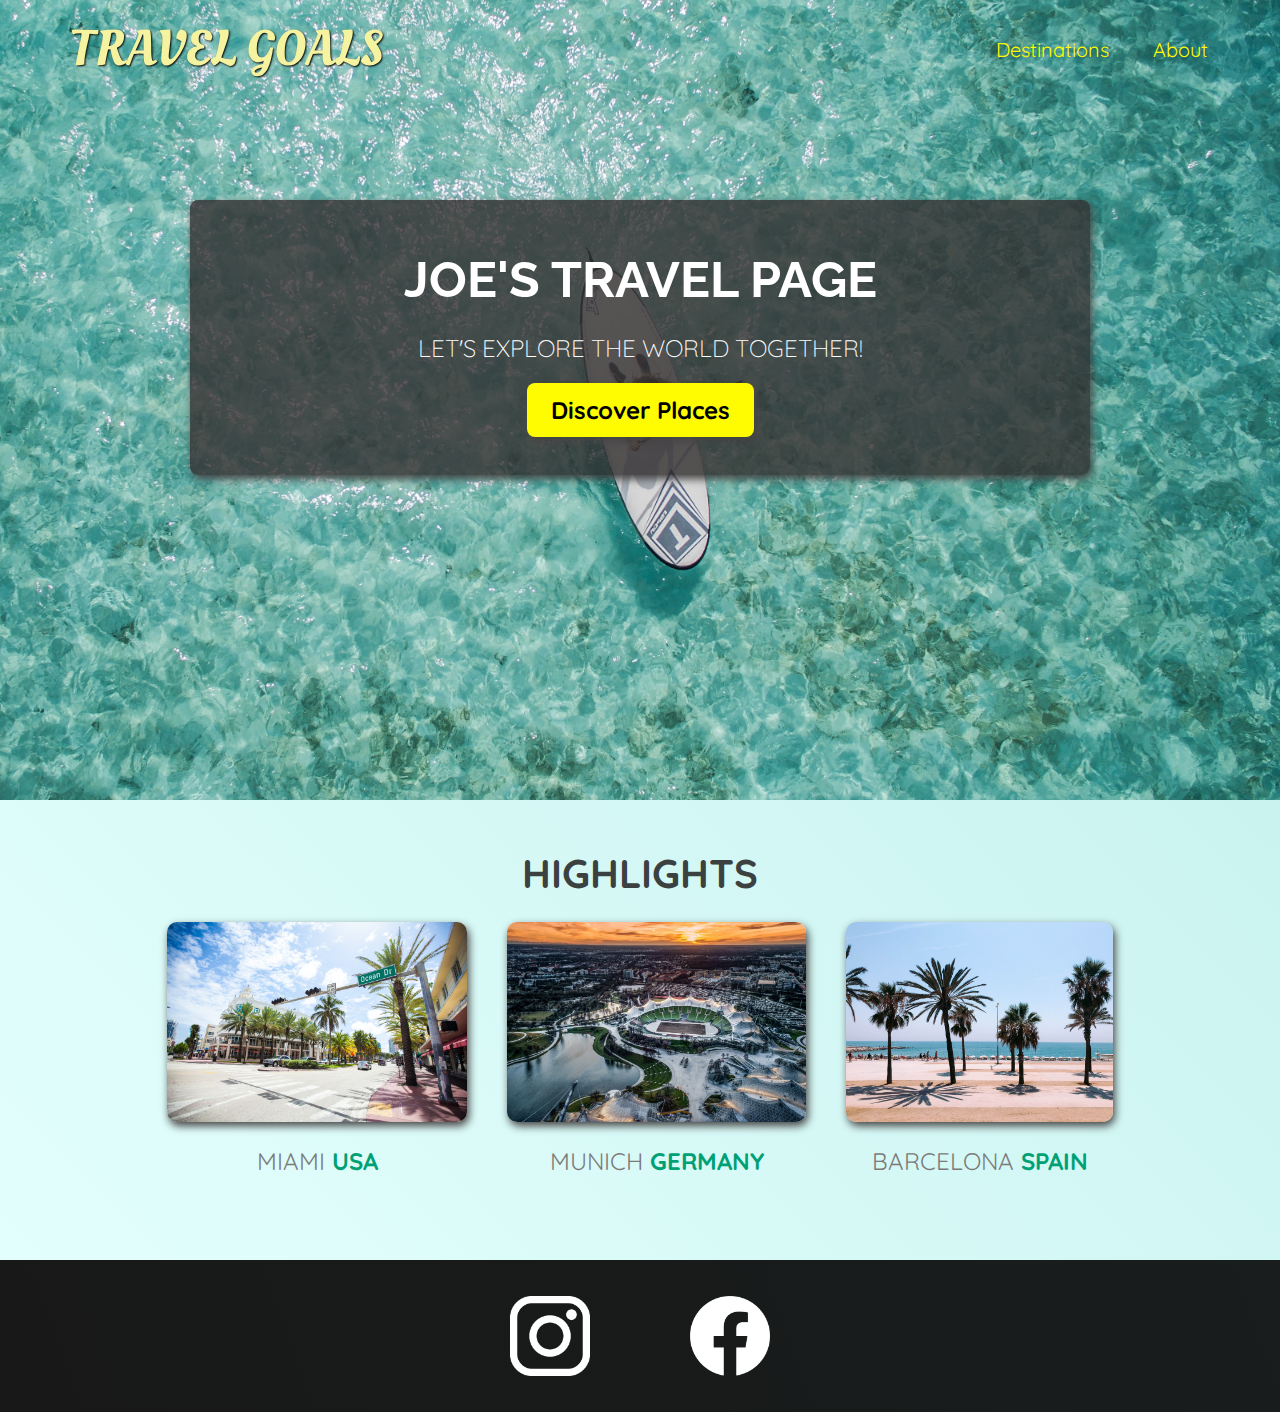
<file: index.html>
<!DOCTYPE html>
<html lang="en">
  <head>
    <meta charset="UTF-8" />
    <link rel="preconnect" href="https://fonts.googleapis.com" />
    <link rel="preconnect" href="https://fonts.gstatic.com" crossorigin />
    <link
      href="https://fonts.googleapis.com/css2?family=Raleway:wght@700&family=Oleo+Script:wght@700&family=Quicksand:wght@300;500&display=swap"
      rel="stylesheet"
    />
    <link rel="stylesheet" href="/css/shared.css" />
    <link rel="stylesheet" href="/css/styles.css" />
    <title>Travel Goals</title>
  </head>
  <body>
    <header>
      <div id="page-logo">
        <a href="/index.html">Travel Goals</a>
      </div>
      <nav>
        <ul>
          <li><a href="/places.html">Destinations</a></li>
          <li><a href="/about.html">About</a></li>
        </ul>
      </nav>
    </header>
    <main>
      <section id="hero">
        <div id="hero-content">
          <h1>Joe's Travel Page</h1>
          <p>Let's explore the world together!</p>
          <a href="/places.html">Discover Places</a>
        </div>
      </section>
      <section id="highlights">
        <h2>Highlights</h2>
        <ul id="destinations">
          <li class="destination">
            <img
              src="/images/places/miami.jpg"
              alt="Miami streets on sunny day"
            />
            <p>Miami <strong>USA</strong></p>
          </li>
          <li class="destination">
            <img
              src="/images/places/munich.jpg"
              alt="Munich football stadium in winter"
            />
            <p>Munich <strong>Germany</strong></p>
          </li>
          <li class="destination">
            <img
              src="/images/places/barcelona.jpg"
              alt="Palm beach in Barcelona"
            />
            <p>Barcelona <strong>Spain</strong></p>
          </li>
        </ul>
      </section>
    </main>
    <footer>
      <ul>
        <li>
          <a href="https://www.instagram.com" target="_blank"
            ><img src="/images/places/insta.png" alt="Instagram logo"
          /></a>
        </li>
        <li>
          <a href="https://www.facebook.com" target="_blank"
            ><img src="/images/places/facebook.png" alt="Facebook logo"
          /></a>
        </li>
      </ul>
    </footer>
  </body>
</html>
</file>
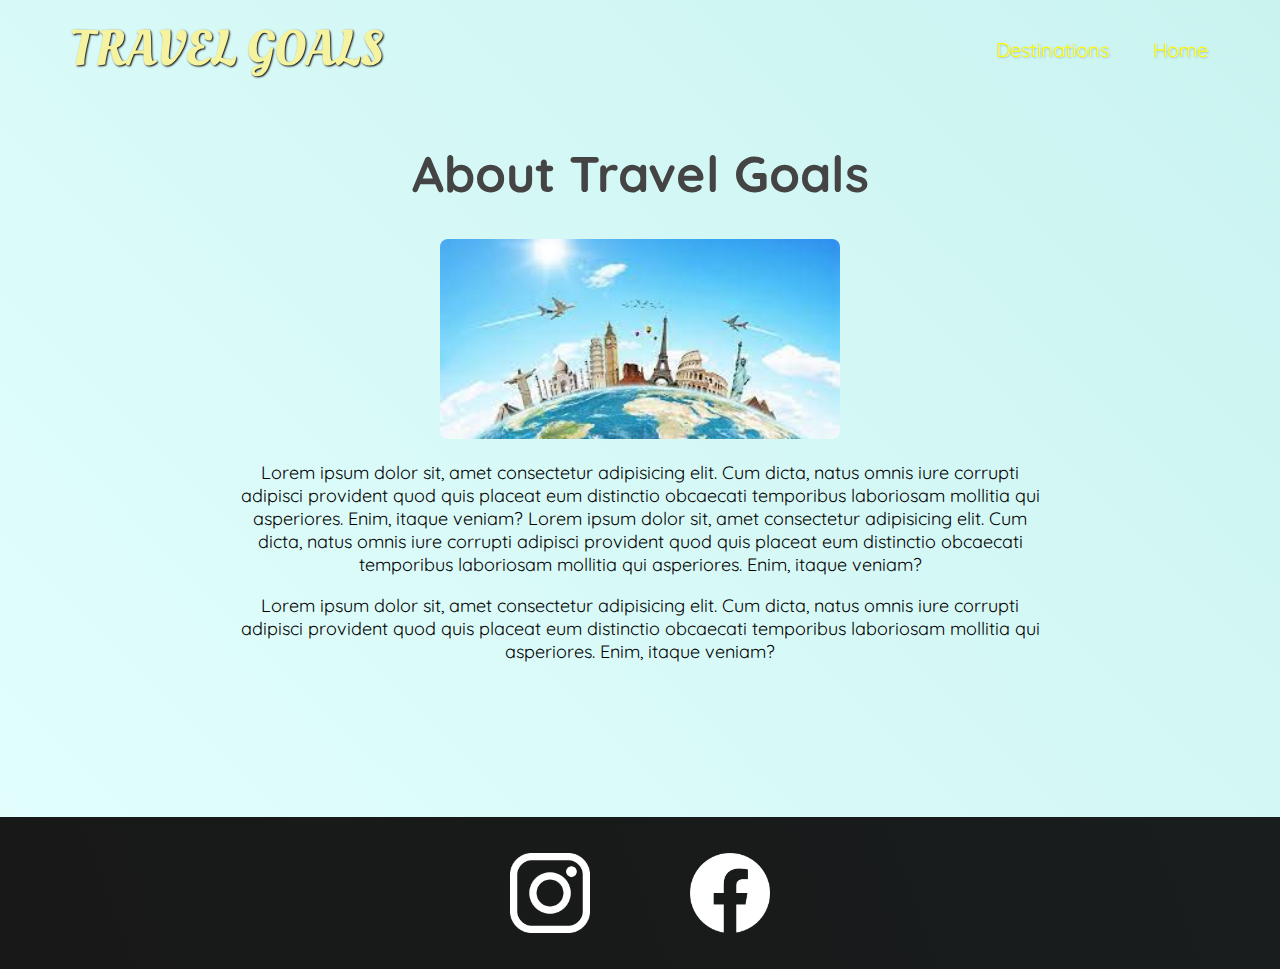
<file: about.html>
<!DOCTYPE html>
<html lang="en">
  <head>
    <meta charset="UTF-8" />
    <link rel="preconnect" href="https://fonts.googleapis.com" />
    <link rel="preconnect" href="https://fonts.gstatic.com" crossorigin />
    <link
      href="https://fonts.googleapis.com/css2?family=Raleway:wght@700&family=Oleo+Script:wght@700&family=Quicksand:wght@300;500&display=swap"
      rel="stylesheet"
    />
    <link rel="stylesheet" href="/css/shared.css" />
    <link rel="stylesheet" href="/css/about.css" />
    <title>About</title>
  </head>
  <body>
    <header>
      <div id="page-logo">
        <a href="/index.html">Travel Goals</a>
      </div>
      <nav>
        <ul>
          <li><a href="/places.html">Destinations</a></li>
          <li><a href="/index.html">Home</a></li>
        </ul>
      </nav>
    </header>
    <main>
      <div id="about-container">
        <h1>About Travel Goals</h1>
        <img
          src="/images/places/travel-world.jpg"
          alt="Earth with landmarks from around the world"
        />
        <p>
          Lorem ipsum dolor sit, amet consectetur adipisicing elit. Cum dicta,
          natus omnis iure corrupti adipisci provident quod quis placeat eum
          distinctio obcaecati temporibus laboriosam mollitia qui asperiores.
          Enim, itaque veniam? Lorem ipsum dolor sit, amet consectetur
          adipisicing elit. Cum dicta, natus omnis iure corrupti adipisci
          provident quod quis placeat eum distinctio obcaecati temporibus
          laboriosam mollitia qui asperiores. Enim, itaque veniam?
        </p>
        <p>
          Lorem ipsum dolor sit, amet consectetur adipisicing elit. Cum dicta,
          natus omnis iure corrupti adipisci provident quod quis placeat eum
          distinctio obcaecati temporibus laboriosam mollitia qui asperiores.
          Enim, itaque veniam?
        </p>
      </div>
    </main>
    <footer>
      <ul>
        <li>
          <a href="https://www.instagram.com" target="_blank"
            ><img src="/images/places/insta.png" alt="Instagram logo"
          /></a>
        </li>
        <li>
          <a href="https://www.facebook.com" target="_blank"
            ><img src="/images/places/facebook.png" alt="Facebook logo"
          /></a>
        </li>
      </ul>
    </footer>
  </body>
</html>
</file>
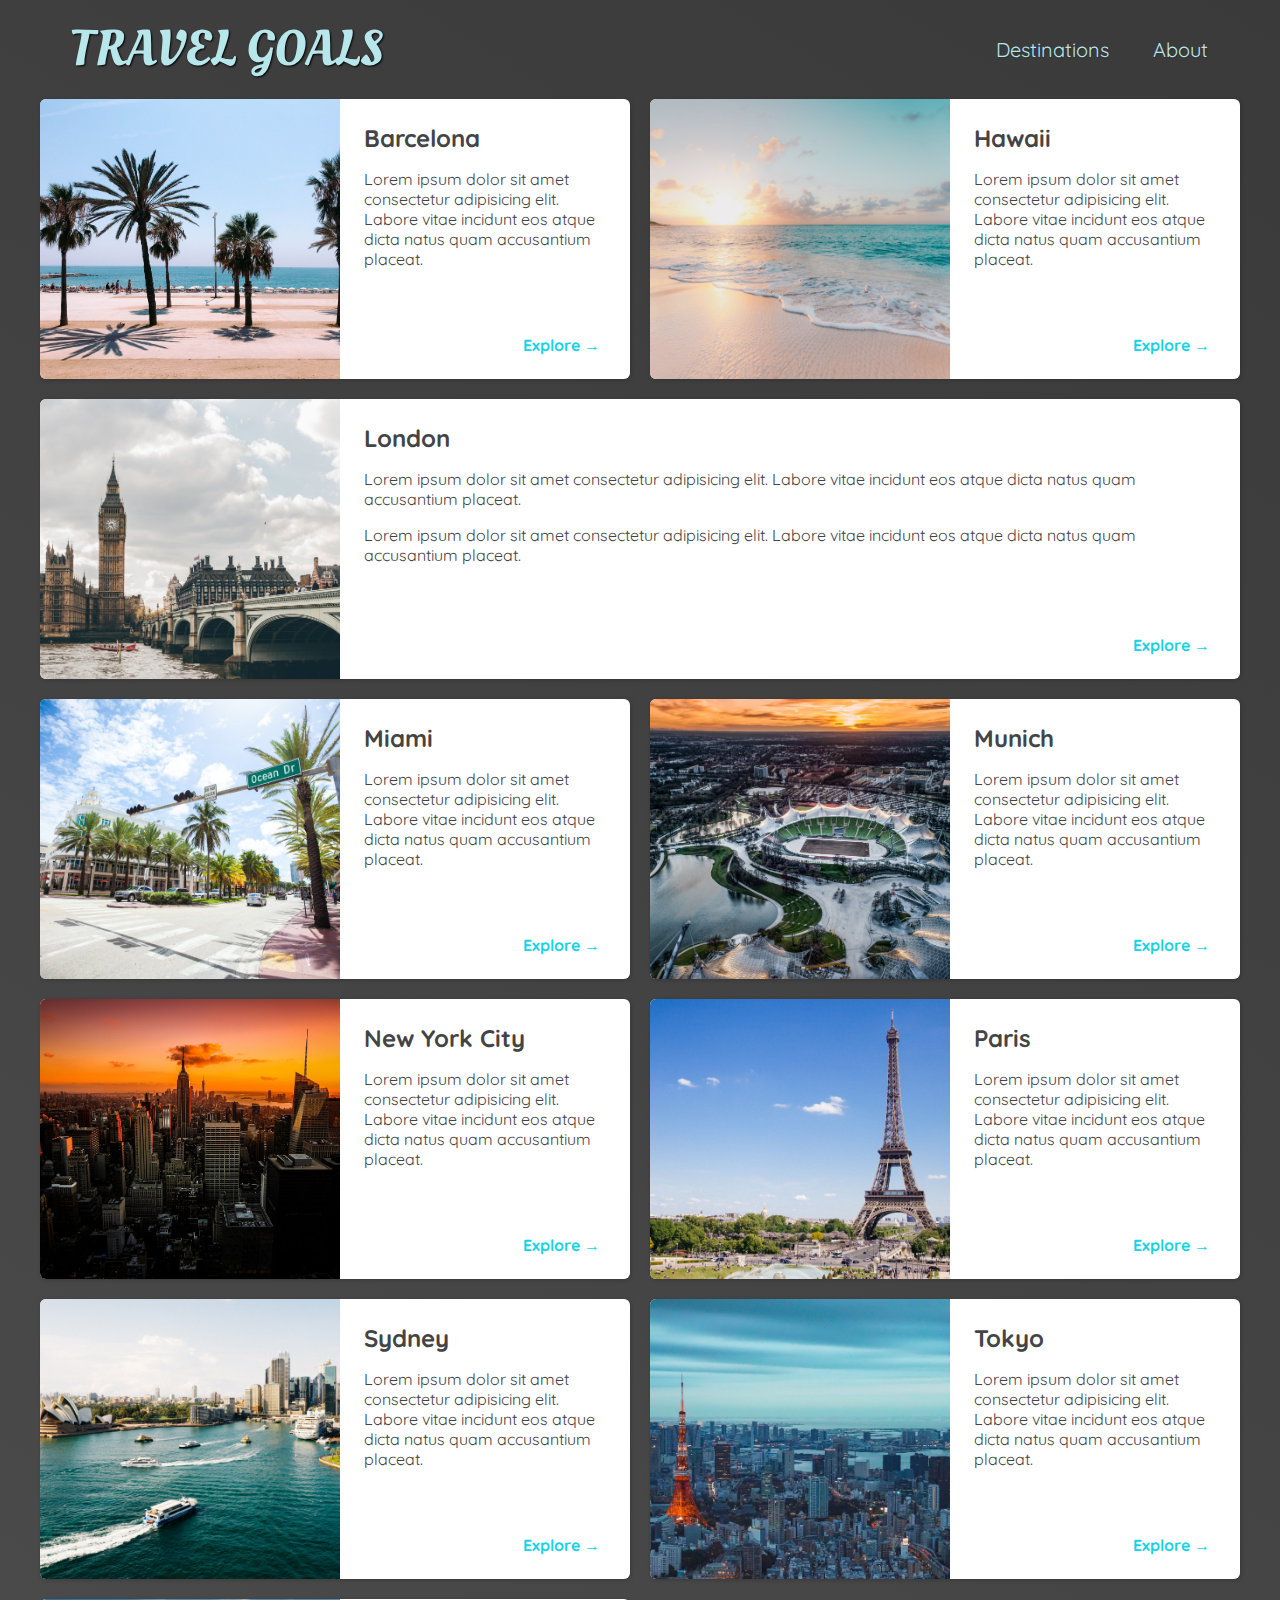
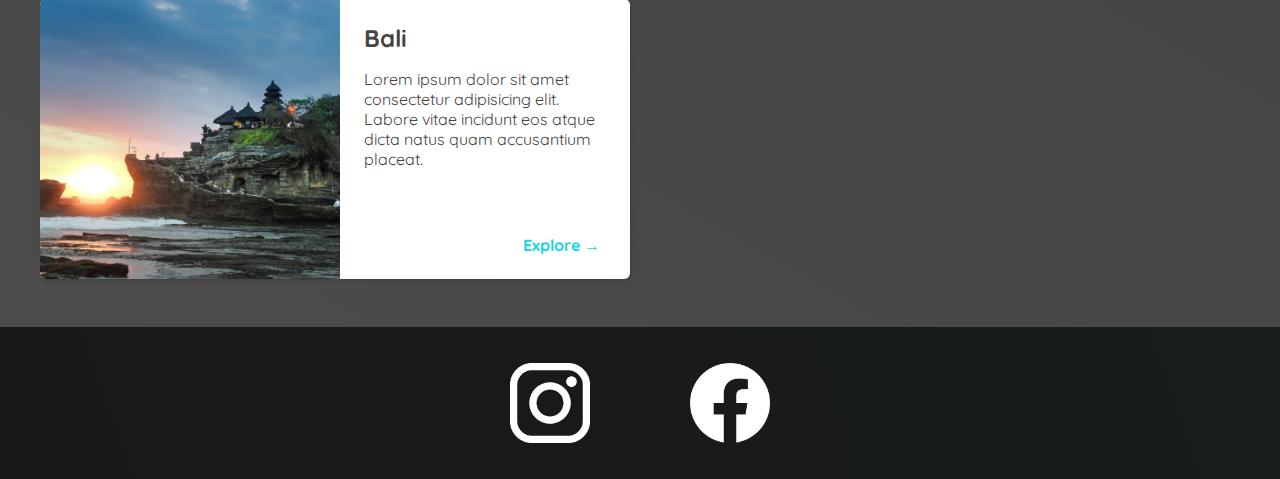
<file: places.html>
<!DOCTYPE html>
<html lang="en">
  <head>
    <meta charset="UTF-8" />
    <link rel="preconnect" href="https://fonts.googleapis.com" />
    <link rel="preconnect" href="https://fonts.gstatic.com" crossorigin />
    <link
      href="https://fonts.googleapis.com/css2?family=Raleway:wght@700&family=Oleo+Script:wght@700&family=Quicksand:wght@300;500&display=swap"
      rel="stylesheet"
    />
    <link rel="stylesheet" href="/css/shared.css" />
    <link rel="stylesheet" href="/css/places.css" />
    <title>Destinations</title>
  </head>
  <body>
    <header>
      <div id="page-logo">
        <a href="/index.html">Travel Goals</a>
      </div>
      <nav>
        <ul>
          <li><a href="/places.html">Destinations</a></li>
          <li><a href="/about.html">About</a></li>
        </ul>
      </nav>
    </header>
    <main>
        <ul>
            <li>
              <img src="images/places/barcelona.jpg" alt="City of Barcelona" />
              <div class="item-content">
                <div>
                  <h2>Barcelona</h2>
                  <p>
                    Lorem ipsum dolor sit amet consectetur adipisicing elit. Labore
                    vitae incidunt eos atque dicta natus quam accusantium placeat.
                  </p>
                </div>
                <div class="actions">
                  <a href="https://en.wikipedia.org/wiki/Barcelona">Explore &#x2192</a>
                </div>
              </div>
            </li>
            <li>
              <img src="images/places/hawaii.jpg" alt="Hawaii beach" />
              <div class="item-content">
                <div>
                  <h2>Hawaii</h2>
                  <p>
                    Lorem ipsum dolor sit amet consectetur adipisicing elit. Labore
                    vitae incidunt eos atque dicta natus quam accusantium placeat.
                  </p>
                </div>
                <div class="actions">
                  <a href="hhttps://en.wikipedia.org/wiki/Hawaii">Explore &#x2192</a>
                </div>
              </div>
            </li>
            <li>
              <img src="images/places/london.jpg" alt="London city" />
              <div class="item-content">
                <div>
                  <h2>London</h2>
                  <p>
                    Lorem ipsum dolor sit amet consectetur adipisicing elit. Labore
                    vitae incidunt eos atque dicta natus quam accusantium placeat.
                  </p>
                  <p>
                    Lorem ipsum dolor sit amet consectetur adipisicing elit. Labore
                    vitae incidunt eos atque dicta natus quam accusantium placeat.
                  </p>
                </div>
                <div class="actions">
                  <a href="https://en.wikipedia.org/wiki/London">Explore &#x2192</a>
                </div>
              </div>
            </li>
            <li>
              <img src="images/places/miami.jpg" alt="Miami streets" />
              <div class="item-content">
                <div>
                  <h2>Miami</h2>
                  <p>
                    Lorem ipsum dolor sit amet consectetur adipisicing elit. Labore
                    vitae incidunt eos atque dicta natus quam accusantium placeat.
                  </p>
                </div>
                <div class="actions">
                  <a href="https://en.wikipedia.org/wiki/Miami">Explore &#x2192</a>
                </div>
              </div>
            </li>
            <li>
              <img src="images/places/munich.jpg" alt="Munich football stadium" />
              <div class="item-content">
                <div>
                  <h2>Munich</h2>
                  <p>
                    Lorem ipsum dolor sit amet consectetur adipisicing elit. Labore
                    vitae incidunt eos atque dicta natus quam accusantium placeat.
                  </p>
                </div>
                <div class="actions">
                  <a href="https://en.wikipedia.org/wiki/Munich">Explore &#x2192</a>
                </div>
              </div>
            </li>
            <li>
              <img src="images/places/new-york-city.jpg" alt="New York City skyline" />
              <div class="item-content">
                <div>
                  <h2>New York City</h2>
                  <p>
                    Lorem ipsum dolor sit amet consectetur adipisicing elit. Labore
                    vitae incidunt eos atque dicta natus quam accusantium placeat.
                  </p>
                </div>
                <div class="actions">
                  <a href="https://en.wikipedia.org/wiki/New_York_City"
                    >Explore &#x2192</a
                  >
                </div>
              </div>
            </li>
            <li>
              <img src="images/places/paris.jpg" alt="Paris city" />
              <div class="item-content">
                <div>
                  <h2>Paris</h2>
                  <p>
                    Lorem ipsum dolor sit amet consectetur adipisicing elit. Labore
                    vitae incidunt eos atque dicta natus quam accusantium placeat.
                  </p>
                </div>
                <div class="actions">
                  <a href="https://en.wikipedia.org/wiki/Paris">Explore &#x2192</a>
                </div>
              </div>
            </li>
            <li>
              <img src="images/places/sydney.jpg" alt="Sydney beach" />
              <div class="item-content">
                <div>
                  <h2>Sydney</h2>
                  <p>
                    Lorem ipsum dolor sit amet consectetur adipisicing elit. Labore
                    vitae incidunt eos atque dicta natus quam accusantium placeat.
                  </p>
                </div>
                <div class="actions">
                  <a href="https://en.wikipedia.org/wiki/Sydney">Explore &#x2192</a>
                </div>
              </div>
            </li>
            <li>
              <img src="images/places/tokyo.jpg" alt="Tokyo skyline" />
              <div class="item-content">
                <div>
                  <h2>Tokyo</h2>
                  <p>
                    Lorem ipsum dolor sit amet consectetur adipisicing elit. Labore
                    vitae incidunt eos atque dicta natus quam accusantium placeat.
                  </p>
                </div>
                <div class="actions">
                  <a href="https://en.wikipedia.org/wiki/Tokyo">Explore &#x2192</a>
                </div>
              </div>
            </li>
            <li>
              <img src="images/places/bali.jpg" alt="Bali beach" />
              <div class="item-content">
                <div>
                  <h2>Bali</h2>
                  <p>
                    Lorem ipsum dolor sit amet consectetur adipisicing elit. Labore
                    vitae incidunt eos atque dicta natus quam accusantium placeat.
                  </p>
                </div>
                <div class="actions">
                  <a href="https://en.wikipedia.org/wiki/Bali">Explore &#x2192</a>
                </div>
              </div>
            </li>
          </ul>
    </main>
    <footer>
      <ul>
        <li>
          <a href="https://www.instagram.com" target="_blank"
            ><img src="/images/places/insta.png" alt="Instagram logo"
          /></a>
        </li>
        <li>
          <a href="https://www.facebook.com" target="_blank"
            ><img src="/images/places/facebook.png" alt="Facebook logo"
          /></a>
        </li>
      </ul>
    </footer>
  </body>
</html>
</file>
<file: css/shared.css>
body {
  font-family: 'Quicksand', sans-serif;
  margin: 0;
}

ul {
  list-style: none;
  margin: 0;
  padding: 0;
}

header {
  display: flex;
  justify-content: space-between;
  align-items: center;
  padding: 15px 60px;
  position: absolute;
  width: 100%;
  box-sizing: border-box;
  top: 0;
  left: 0;
}

#page-logo a {
  padding: 10px;
  font-family: 'Oleo Script', sans-serif;
  color: rgb(245, 243, 160);
  font-size: 50px;
  text-decoration: none;
  text-transform: uppercase;
  text-shadow: 1px 1px 2px rgb(0, 0, 0);
}

header ul {
  display: flex;
}

header li {
  margin-left: 20px;
}

header a {
  color: rgb(255, 251, 0);
  text-decoration: none;
  font-size: 20px;
  padding: 12px;
  text-shadow: 1px 1px 2px rgba(0, 0, 0, 0.2);
  border-radius: 6px;
}

header nav a:hover {
  color: rgb(77, 77, 77);
  background-color: rgb(255, 251, 0);
}

footer {
  background: linear-gradient(70deg, rgb(24, 24, 24), rgb(25, 29, 29));
  padding: 36px;
}

footer ul {
  display: flex;
  justify-content: center;
}

footer li {
  width: 80px;
  height: 80px;
  margin: 0 50px;
}

footer img {
  width: 100%;
  height: 100%;
}
</file>
<file: css/styles.css>
#hero {
  height: 800px;
  background-image: url('/images/places/ocean.jpg');
  background-position: center;
  background-size: cover;
}

#hero-content {
  width: 900px;
  background-color: rgba(51, 47, 47, 0.8);
  box-shadow: 2px 4px 8px rgb(68, 67, 67);
  border-radius: 8px;
  text-align: center;
  padding: 50px 0;
  margin: 0 auto;
  position: relative;
  top: 200px;
}

#hero-content h1 {
  color: white;
  text-transform: uppercase;
  font-size: 50px;
  font-family: 'Raleway', sans-serif;
  margin: 0;
}

#hero-content p {
  color: white;
  text-transform: uppercase;
  font-size: 24px;
  font-weight: 300;
  margin-bottom: 32px;
}

#hero-content a {
  text-decoration: none;
  background-color: rgb(255, 251, 0);
  padding: 12px 24px;
  color: black;
  font-size: 24px;
  font-weight: 700;
  border-radius: 8px;
  box-shadow: 2px 4px 8px rgb(68, 67, 67);
}

#hero-content a:hover {
  background-color: rgb(255, 238, 0);
}

#highlights {
  padding: 24px;
  background: linear-gradient(45deg, rgb(227, 255, 253), rgb(202, 243, 240));
}

#highlights h2 {
  text-transform: uppercase;
  text-align: center;
  font-size: 40px;
  color: rgb(59, 65, 64);
  margin: 24px 0;
}

#destinations {
  display: flex;
  width: 90%;
  margin: auto;
  margin-bottom: 40px;
  justify-content: center;
}

.destination {
  margin: 0 20px;
  text-transform: uppercase;
}

.destination p {
  text-align: center;
  font-size: 24px;
  color: rgb(124, 123, 123);
  margin: 20px 0;
}

.destination img {
  height: 200px;
  width: 100%;
  box-shadow: 2px 4px 8px rgb(68, 67, 67);
  border-radius: 10px;
  object-fit: cover;
}

.destination strong {
  color: rgb(0, 160, 117);
}
</file>
<file: css/about.css>
body {
  background: linear-gradient(45deg, rgb(227, 255, 253), rgb(202, 243, 240));
}

header {
  position: static;
  margin-bottom: 43px;
}

main {
  text-align: center;
  margin-bottom: 154px;
}

main h1 {
  color: rgb(68, 68, 68);
  font-size: 50px;
}

main img {
  width: 50%;
  border-radius: 8px;
}

main p {
  font-size: 18px;
}

#about-container {
  width: 800px;
  margin: 0 auto;
  padding: 0 30px;
}
</file>
<file: css/places.css>
body {
  background: linear-gradient(30deg, rgb(77, 77, 77), rgb(58, 58, 58));
  color: rgb(68, 68, 68);
}

header {
  position: static;
}

#page-logo a {
  color: rgb(183, 230, 235);
}

header a {
  color: rgb(183, 230, 235);
}

header nav a:hover {
  background-color: rgb(183, 230, 235);
  color: rgb(59, 59, 59);
}

main ul {
  width: 1200px;
  margin: 0 auto 48px auto;
  display: grid;
  grid-template-columns: 1fr 1fr;
  gap: 20px;
}

main li {
  display: flex;
  background-color: white;
  box-shadow: 1px 1px 4px rgba(0, 0, 0, 0.2);
  border-radius: 6px;
  overflow: hidden;
}

main li:nth-of-type(3) {
  grid-column: 1 / 3;
}

main li img {
  width: 300px;
  height: 280px;
  object-fit: cover;
}

.item-content {
  padding: 24px;
  display: flex;
  flex-direction: column;
  justify-content: space-between;
}

.item-content h2 {
  margin: 0;
}

.actions {
  text-align: right;
}

.actions a {
  text-decoration: none;
  color: rgb(22, 211, 228);
  font-weight: bold;
  padding: 6px;
  border-radius: 5px;
}

.actions a:hover {
  background-color: rgb(235, 253, 255);
}
</file>
